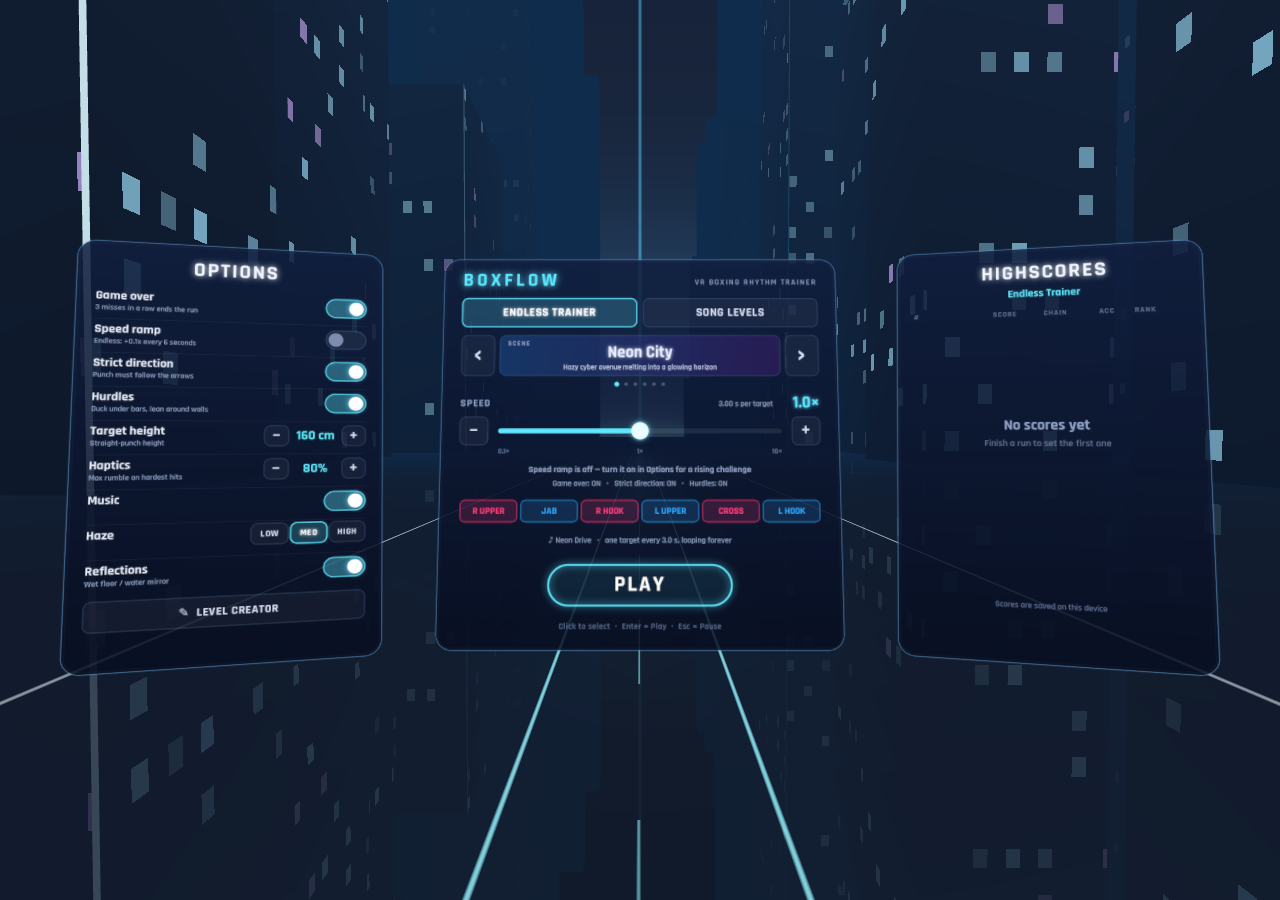
<file: index.html>
<!doctype html>
<html lang="en">
<head>
  <meta charset="utf-8">
  <meta name="viewport" content="width=device-width, initial-scale=1, viewport-fit=cover">
  <title>BOXFLOW</title>
  <meta name="description" content="BOXFLOW — VR boxing rhythm trainer for Meta Quest 3 (WebXR) and the browser.">
  <meta name="theme-color" content="#05070d">
  <link rel="manifest" href="manifest.webmanifest">
  <link rel="icon" href="icons/icon-192.png">
  <link rel="apple-touch-icon" href="icons/icon-192.png">
  <link rel="preconnect" href="https://fonts.googleapis.com">
  <link rel="preconnect" href="https://fonts.gstatic.com" crossorigin>
  <link href="https://fonts.googleapis.com/css2?family=Rajdhani:wght@600;700&display=swap" rel="stylesheet">
  <link rel="stylesheet" href="css/style.css">
  <script type="importmap">
    { "imports": { "three": "./vendor/three.module.js", "three/addons/": "./vendor/addons/" } }
  </script>
</head>
<body data-state="menu">
  <div id="stage"></div>
  <div id="flash"></div>
  <div id="pts"></div>

  <div id="splash"><h1>BOXFLOW</h1><p>Loading…</p></div>

  <button id="enterVR" class="vr-pill" hidden>🥽 ENTER VR</button>
  <button id="pauseBtn" class="round" aria-label="Pause">❚❚</button>
  <p id="note"></p>

  <footer id="hud">
    <div id="hProgressWrap"><div id="hProgress"></div></div>
    <div class="cell big"><small>SCORE</small><span id="hScore">0</span></div>
    <div class="cell"><small>STREAK</small><span id="hStreak" class="g">0</span><em id="hMult">×1</em>
      <i id="hPips"><b></b><b></b><b></b></i></div>
    <div class="cell"><small>NEXT</small><span id="hNext">R UPPER</span></div>
    <div class="cell"><small>LONGEST CHAIN</small><span id="hLongest" class="y">0</span></div>
    <div class="cell"><small id="hTimeLabel">TIME</small><span id="hTime" class="c">00:00</span></div>
    <div class="cell" id="hSpeedCell"><small>SPEED</small><span id="hSpeed" class="o">1.0×</span></div>
  </footer>
  <nav id="pads"></nav>

  <script type="module" src="js/main.js"></script>
</body>
</html>
</file>
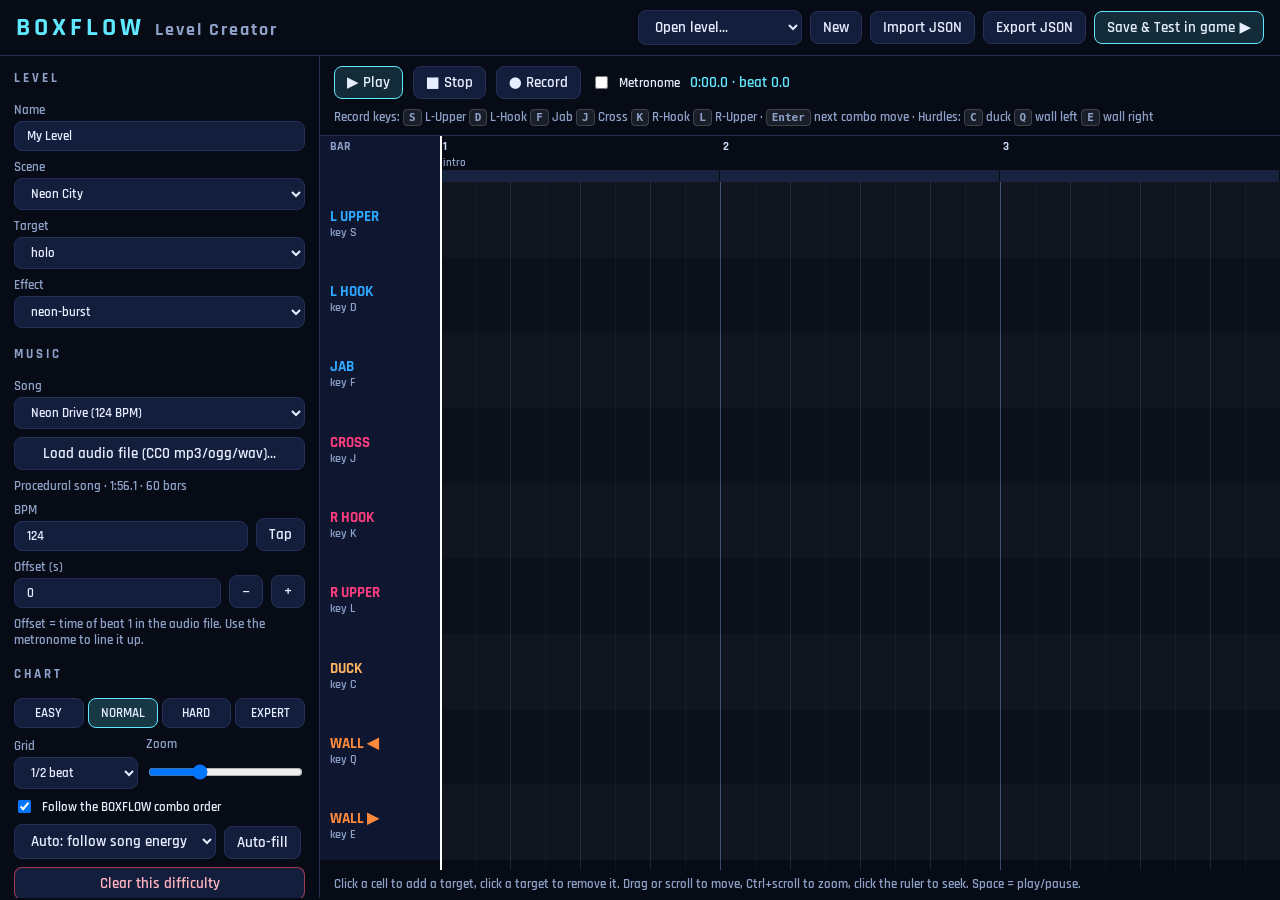
<file: editor.html>
<!doctype html>
<html lang="en">
<head>
  <meta charset="utf-8">
  <meta name="viewport" content="width=device-width, initial-scale=1">
  <title>BOXFLOW Level Creator</title>
  <link rel="icon" href="icons/icon-192.png">
  <link rel="preconnect" href="https://fonts.googleapis.com">
  <link rel="preconnect" href="https://fonts.gstatic.com" crossorigin>
  <link href="https://fonts.googleapis.com/css2?family=Rajdhani:wght@600;700&display=swap" rel="stylesheet">
  <link rel="stylesheet" href="css/editor.css">
  <script type="importmap">
    { "imports": { "three": "./vendor/three.module.js", "three/addons/": "./vendor/addons/" } }
  </script>
</head>
<body>
  <header>
    <h1>BOXFLOW <span>Level Creator</span></h1>
    <div class="actions">
      <select id="openSel" title="Open a level"></select>
      <button id="newBtn">New</button>
      <label class="btn">Import JSON<input id="importFile" type="file" accept=".json,application/json" hidden></label>
      <button id="exportBtn">Export JSON</button>
      <button id="testBtn" class="primary">Save &amp; Test in game ▶</button>
    </div>
  </header>

  <main>
    <aside>
      <section>
        <h2>Level</h2>
        <label>Name <input id="name" value="My Level"></label>
        <label>Scene <select id="scene"></select></label>
        <label>Target <select id="target"></select></label>
        <label>Effect <select id="effect"></select></label>
      </section>

      <section>
        <h2>Music</h2>
        <label>Song <select id="song"></select></label>
        <label class="btn wide">Load audio file (CC0 mp3/ogg/wav)…<input id="audioFile" type="file" accept="audio/*" hidden></label>
        <p id="audioInfo" class="hint"></p>
        <div class="row">
          <label>BPM <input id="bpm" type="number" min="40" max="240" step="0.01" value="120"></label>
          <button id="tapBtn" title="Tap along to the beat">Tap</button>
        </div>
        <div class="row">
          <label>Offset (s) <input id="offset" type="number" step="0.005" value="0"></label>
          <button id="nudgeL" title="-10 ms">−</button><button id="nudgeR" title="+10 ms">+</button>
        </div>
        <p class="hint">Offset = time of beat 1 in the audio file. Use the metronome to line it up.</p>
      </section>

      <section>
        <h2>Chart</h2>
        <div id="diffTabs" class="tabs"></div>
        <div class="row">
          <label>Grid <select id="grid"><option value="1">1 beat</option><option value="0.5" selected>1/2 beat</option><option value="0.25">1/4 beat</option></select></label>
          <label>Zoom <input id="zoom" type="range" min="20" max="200" value="70"></label>
        </div>
        <label class="check"><input id="seqOrder" type="checkbox" checked> Follow the BOXFLOW combo order</label>
        <div class="row">
          <select id="autoMode">
            <option value="dynamic">Auto: follow song energy</option>
            <option value="4">Auto: every 4 beats</option>
            <option value="2">Auto: every 2 beats</option>
            <option value="1">Auto: every beat</option>
          </select>
          <button id="autoBtn">Auto-fill</button>
        </div>
        <button id="clearBtn" class="danger wide">Clear this difficulty</button>
        <p id="stats" class="hint"></p>
      </section>
    </aside>

    <div class="stage">
      <div class="transport">
        <button id="playBtn" class="primary">▶ Play</button>
        <button id="stopBtn">■ Stop</button>
        <button id="recBtn">● Record</button>
        <label class="check"><input id="metro" type="checkbox"> Metronome</label>
        <span id="time">0:00.0 · beat 0</span>
        <span class="keys">Record keys: <kbd>S</kbd> L-Upper <kbd>D</kbd> L-Hook <kbd>F</kbd> Jab <kbd>J</kbd> Cross <kbd>K</kbd> R-Hook <kbd>L</kbd> R-Upper · <kbd>Enter</kbd> next combo move · Hurdles: <kbd>C</kbd> duck <kbd>Q</kbd> wall left <kbd>E</kbd> wall right</span>
      </div>
      <canvas id="timeline"></canvas>
      <p class="hint pad">Click a cell to add a target, click a target to remove it. Drag or scroll to move, Ctrl+scroll to zoom, click the ruler to seek. Space = play/pause.</p>
    </div>
  </main>

  <script type="module" src="js/editor.js"></script>
</body>
</html>
</file>
<file: css/style.css>
:root {
  --bg: #05070d;
  --glass: rgba(8, 16, 34, 0.62);
  --line: rgba(120, 220, 255, 0.28);
  --text: #e8f1ff;
  --muted: #8fa3c8;
  --cyan: #5fe8ff;
  --green: #5fffb0;
  --red: #ff4d6a;
  --yellow: #ffd84a;
  --orange: #ffb35f;
  --font: "Rajdhani", "Segoe UI", system-ui, sans-serif;
}
* { box-sizing: border-box; }
html, body { margin: 0; height: 100%; background: var(--bg); color: var(--text); overflow: hidden;
  font-family: var(--font); -webkit-tap-highlight-color: transparent; }
#stage, #stage canvas { position: fixed; inset: 0; width: 100%; height: 100%; display: block; touch-action: none; }
[hidden] { display: none !important; }
button { font: inherit; color: inherit; cursor: pointer; }
kbd { font: 700 11px/1 ui-monospace, monospace; padding: 2px 4px; border-radius: 4px; background: #ffffff14; border: 1px solid #ffffff2a; }

/* splash */
#splash { position: fixed; inset: 0; z-index: 50; display: flex; flex-direction: column; align-items: center; justify-content: center;
  background: radial-gradient(ellipse at center, #0d1e3c, #05070d 70%); transition: opacity .6s; }
#splash h1 { margin: 0; font-size: 72px; letter-spacing: 12px; color: var(--cyan); text-shadow: 0 0 30px #22d3ff88; }
#splash p { color: var(--muted); letter-spacing: 4px; }
body.ready #splash { opacity: 0; pointer-events: none; }

/* VR button + note */
.vr-pill { position: fixed; top: max(16px, env(safe-area-inset-top)); right: 16px; z-index: 20; height: 52px; padding: 0 24px;
  border-radius: 26px; font-size: 20px; font-weight: 700; letter-spacing: 3px; color: #fff;
  border: 2px solid var(--cyan); background: linear-gradient(90deg, rgba(95,232,255,.25), rgba(169,139,255,.25));
  backdrop-filter: blur(10px); animation: pulse 2.4s ease-in-out infinite; }
@keyframes pulse { 50% { box-shadow: 0 0 34px rgba(95, 232, 255, .55); } }
body:not([data-state="menu"]) .vr-pill { display: none; }
#note { position: fixed; left: 50%; bottom: 10px; transform: translateX(-50%); margin: 0; z-index: 20; color: var(--muted);
  font-size: 14px; letter-spacing: 1px; text-align: center; pointer-events: none; }
#note:empty { display: none; }

/* HUD strip (desktop/phone while playing) */
#hud { position: fixed; left: 0; right: 0; bottom: 0; z-index: 5; display: none; justify-content: center; align-items: stretch;
  padding: 16px 16px calc(14px + env(safe-area-inset-bottom)); pointer-events: none;
  background: linear-gradient(to top, rgba(5, 10, 22, 0.75), rgba(5, 10, 22, 0)); }
body[data-state="playing"] #hud, body[data-state="paused"] #hud { display: flex; }
#hProgressWrap { position: absolute; left: 12%; right: 12%; bottom: 6px; height: 3px; background: rgba(255,255,255,.08); border-radius: 2px; }
#hProgress { height: 100%; width: 0; background: var(--cyan); border-radius: 2px; box-shadow: 0 0 8px var(--cyan); }
#hud .cell { position: relative; display: flex; flex-direction: column; align-items: center; justify-content: flex-end;
  min-width: 0; flex: 0 1 170px; padding: 0 12px; }
#hud .cell + .cell::before { content: ""; position: absolute; left: 0; top: 18%; bottom: 8%; width: 1px;
  background: linear-gradient(to bottom, transparent, rgba(140, 170, 220, .35), transparent); }
#hud small { font-size: 12px; font-weight: 700; letter-spacing: 3px; color: var(--muted); white-space: nowrap; }
#hud span { font-size: 34px; font-weight: 700; font-variant-numeric: tabular-nums; line-height: 1.1; white-space: nowrap; text-shadow: 0 0 14px currentColor; }
#hud .big span { font-size: 40px; }
#hud em { position: absolute; right: 8px; bottom: 6px; font-style: normal; font-size: 14px; font-weight: 700; color: #5fffb0aa; }
#hud .g { color: var(--green); } #hud .y { color: var(--yellow); } #hud .c { color: var(--cyan); } #hud .o { color: var(--orange); }
#hNext { font-size: 24px !important; letter-spacing: 1px; }
#hPips { position: absolute; top: -10px; display: flex; gap: 5px; }
#hPips b { width: 7px; height: 7px; border-radius: 50%; background: rgba(255,255,255,.18); }
#hPips b.on { background: var(--red); box-shadow: 0 0 8px var(--red); }

/* +points pop */
#pts { position: fixed; left: 50%; top: 40%; transform: translate(-50%, -50%); z-index: 6; pointer-events: none; opacity: 0;
  font-size: 40px; font-weight: 700; color: #fff; text-shadow: 0 0 18px var(--cyan); }
#pts.go { animation: pts .6s ease-out; }
@keyframes pts { from { opacity: 1; transform: translate(-50%, -30%) scale(1.1); } to { opacity: 0; transform: translate(-50%, -120%) scale(.9); } }

.round { position: fixed; top: max(16px, env(safe-area-inset-top)); right: 16px; z-index: 6; width: 48px; height: 48px; border-radius: 50%;
  display: none; font-size: 13px; letter-spacing: 1px; border: 1px solid var(--line); background: var(--glass); backdrop-filter: blur(8px); }
body[data-state="playing"] .round { display: block; }

/* touch pads — touch devices only */
#pads { position: fixed; left: 8px; right: 8px; bottom: 100px; z-index: 5; display: none; gap: 6px; justify-content: center; }
@media (pointer: coarse) { body[data-state="playing"] #pads { display: flex; } }
.pad { flex: 1; max-width: 110px; padding: 16px 2px; border-radius: 14px; border: 1.5px solid var(--c);
  background: color-mix(in srgb, var(--c) 14%, rgba(6, 12, 28, .6)); color: var(--c); touch-action: none; user-select: none;
  display: flex; flex-direction: column; align-items: center; gap: 4px; }
.pad b { font-size: 13px; font-weight: 700; }
.pad kbd { display: none; }
.pad.hit { animation: padHit .25s ease-out; }
@keyframes padHit { from { background: var(--c); color: #000; transform: scale(.94); } }

#flash { position: fixed; inset: 0; pointer-events: none; z-index: 3; opacity: 0; box-shadow: inset 0 0 120px 20px var(--c, #22d3ff); }
#flash.go { animation: flash .3s ease-out; }
#flash.bad { box-shadow: inset 0 0 80px 6px var(--c); }
@keyframes flash { from { opacity: .7; } to { opacity: 0; } }

body.in-vr #hud, body.in-vr #pads, body.in-vr .round, body.in-vr .vr-pill, body.in-vr #pts { display: none !important; }

@media (max-width: 640px) {
  #hud { padding: 10px 4px calc(10px + env(safe-area-inset-bottom)); }
  #hud .cell { padding: 0 4px; }
  #hud small { font-size: 9px; letter-spacing: 1px; }
  #hud span { font-size: 20px; }
  #hud .big span { font-size: 22px; }
  #hNext { font-size: 14px !important; }
  #hud em { display: none; }
  #pads { bottom: 78px; }
  .vr-pill { height: 44px; font-size: 16px; padding: 0 16px; }
}
</file>
<file: css/editor.css>
:root { --bg: #070b16; --panel: #0e1630; --line: #24305a; --text: #e6eeff; --muted: #8ea2c9; --cyan: #5fe8ff; --red: #ff4d6a; }
* { box-sizing: border-box; }
html, body { margin: 0; height: 100%; background: var(--bg); color: var(--text); font: 600 15px "Rajdhani", "Segoe UI", system-ui, sans-serif; }
header { display: flex; align-items: center; justify-content: space-between; gap: 12px; padding: 10px 16px; border-bottom: 1px solid var(--line); flex-wrap: wrap; }
h1 { margin: 0; font-size: 26px; letter-spacing: 4px; color: var(--cyan); }
h1 span { color: var(--muted); font-size: 18px; letter-spacing: 2px; }
h2 { margin: 0 0 8px; font-size: 13px; letter-spacing: 3px; text-transform: uppercase; color: var(--muted); }
.actions { display: flex; gap: 8px; flex-wrap: wrap; align-items: center; }
button, .btn, select, input { font: inherit; color: inherit; background: #131d3c; border: 1px solid var(--line); border-radius: 8px; padding: 6px 12px; }
button, .btn { cursor: pointer; }
button:hover, .btn:hover { border-color: var(--cyan); }
.primary { border-color: var(--cyan); background: rgba(95,232,255,.15); }
.danger { border-color: rgba(255,77,106,.6); color: #ffb3c0; }
.wide { display: block; width: 100%; text-align: center; }
main { display: flex; height: calc(100% - 58px); }
aside { width: 320px; flex: none; overflow-y: auto; padding: 14px; border-right: 1px solid var(--line); display: flex; flex-direction: column; gap: 18px; }
section { display: flex; flex-direction: column; gap: 8px; }
label { display: flex; flex-direction: column; gap: 3px; font-size: 13px; color: var(--muted); }
label input, label select { color: var(--text); }
.row { display: flex; gap: 8px; align-items: flex-end; }
.row label { flex: 1; }
.check { flex-direction: row; align-items: center; gap: 8px; color: var(--text); }
.hint { margin: 0; color: var(--muted); font-size: 12.5px; }
.hint.pad { padding: 6px 14px; }
.tabs { display: flex; gap: 4px; }
.tabs button { flex: 1; padding: 6px 4px; font-size: 13px; }
.tabs button.on { border-color: var(--cyan); background: rgba(95,232,255,.2); }
.stage { flex: 1; display: flex; flex-direction: column; min-width: 0; }
.transport { display: flex; gap: 10px; align-items: center; padding: 10px 14px; border-bottom: 1px solid var(--line); flex-wrap: wrap; }
.transport #time { font-variant-numeric: tabular-nums; color: var(--cyan); min-width: 150px; }
#recBtn.on { border-color: var(--red); background: rgba(255,77,106,.25); }
.keys { color: var(--muted); font-size: 12.5px; }
kbd { font: 700 11px ui-monospace, monospace; padding: 1px 5px; border-radius: 4px; background: #ffffff14; border: 1px solid #ffffff2a; }
#timeline { flex: 1; width: 100%; min-height: 0; display: block; cursor: crosshair; }
</file>
